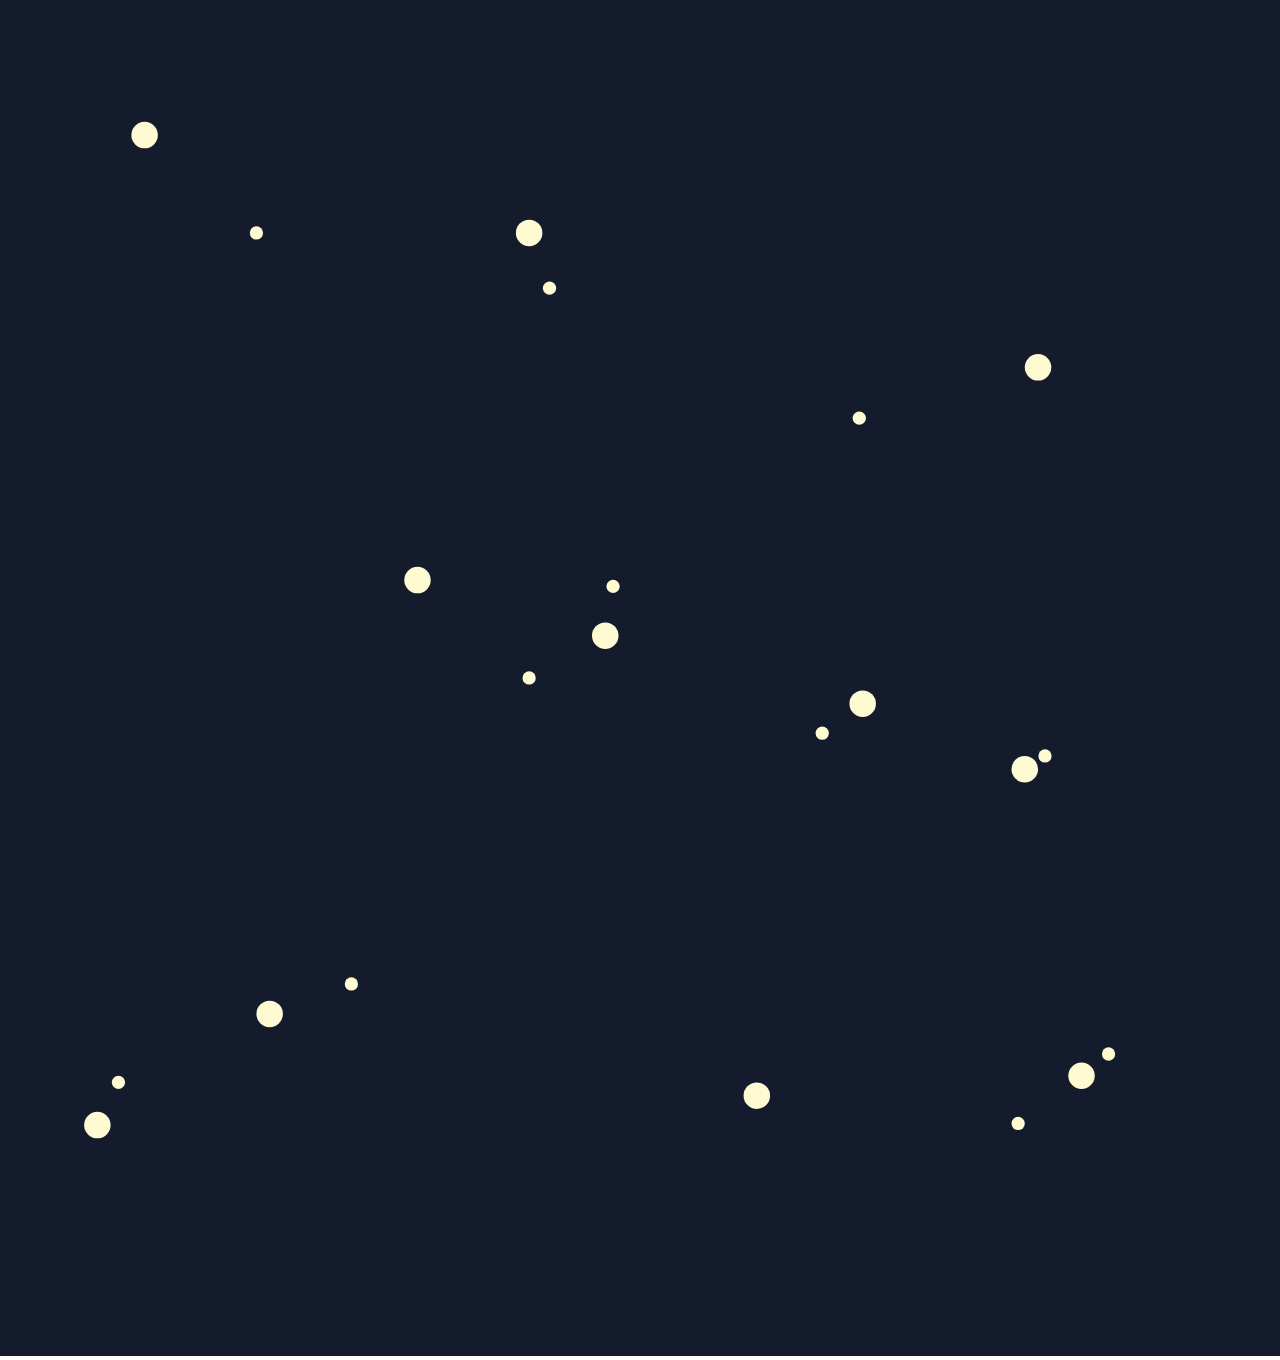
<file: 07-simple-d3-sky/index.html>
<!DOCTYPE html>
<html lang="en">

<head>
  <meta charset="UTF-8">
  <meta http-equiv="X-UA-Compatible" content="IE=edge">
  <meta name="viewport" content="width=device-width, initial-scale=1.0">
  <title>Simple D3</title>
  <script src="https://d3js.org/d3.v7.min.js"></script>
  <link rel="stylesheet" href="style.css">
</head>

<body>
  <div id="d3">
    <!-- Copied svg code from svg sky.svg, then added a class .sky-svg-->
    <svg class="sky-svg" version="1.1" id="Layer_1" xmlns="http://www.w3.org/2000/svg"
      xmlns:xlink="http://www.w3.org/1999/xlink" x="0px" y="0px" viewBox="0 0 753.3 798.3"
      style="enable-background:new 0 0 753.3 798.3;" xml:space="preserve">
      <style type="text/css">
        .st0 {
          fill: #141B2C;
        }

        .st1 {
          fill: #FEFAD1;
        }
      </style>
      <rect class="st0" width="753.3" height="798.3" />
      <circle class="st1" cx="85.1" cy="79.5" r="7.8" />
      <circle class="st1" cx="311.4" cy="137.1" r="7.8" />
      <circle class="st1" cx="150.9" cy="137.1" r="3.9" />
      <circle class="st1" cx="323.4" cy="169.6" r="3.9" />
      <circle class="st1" cx="245.7" cy="341.4" r="7.8" />
      <circle class="st1" cx="507.7" cy="414.1" r="7.8" />
      <circle class="st1" cx="311.4" cy="399" r="3.9" />
      <circle class="st1" cx="483.9" cy="431.5" r="3.9" />
      <circle class="st1" cx="610.9" cy="216.2" r="7.8" />
      <circle class="st1" cx="356.2" cy="374.1" r="7.8" />
      <circle class="st1" cx="505.7" cy="246.1" r="3.9" />
      <circle class="st1" cx="360.8" cy="345.1" r="3.9" />
      <circle class="st1" cx="603.1" cy="452.7" r="7.8" />
      <circle class="st1" cx="615" cy="444.9" r="3.9" />
      <circle class="st1" cx="445.4" cy="644.8" r="7.8" />
      <circle class="st1" cx="599.2" cy="661.2" r="3.9" />
      <circle class="st1" cx="636.5" cy="633.1" r="7.8" />
      <circle class="st1" cx="652.4" cy="620.3" r="3.9" />
      <circle class="st1" cx="158.7" cy="596.7" r="7.8" />
      <circle class="st1" cx="57.3" cy="662.1" r="7.8" />
      <circle class="st1" cx="206.8" cy="579.1" r="3.9" />
      <circle class="st1" cx="69.7" cy="637" r="3.9" />
    </svg>

  </div>
  <script src="main.js"></script>
</body>

</html>
</file>
<file: 07-simple-d3-sky/style.css>
* {
  padding: 0;
  margin: 0;
}

.sky-svg {
  width: 100vw;
}

.axis {
  stroke: #fff8b9;
  stroke-width: 3px;
}
</file>
